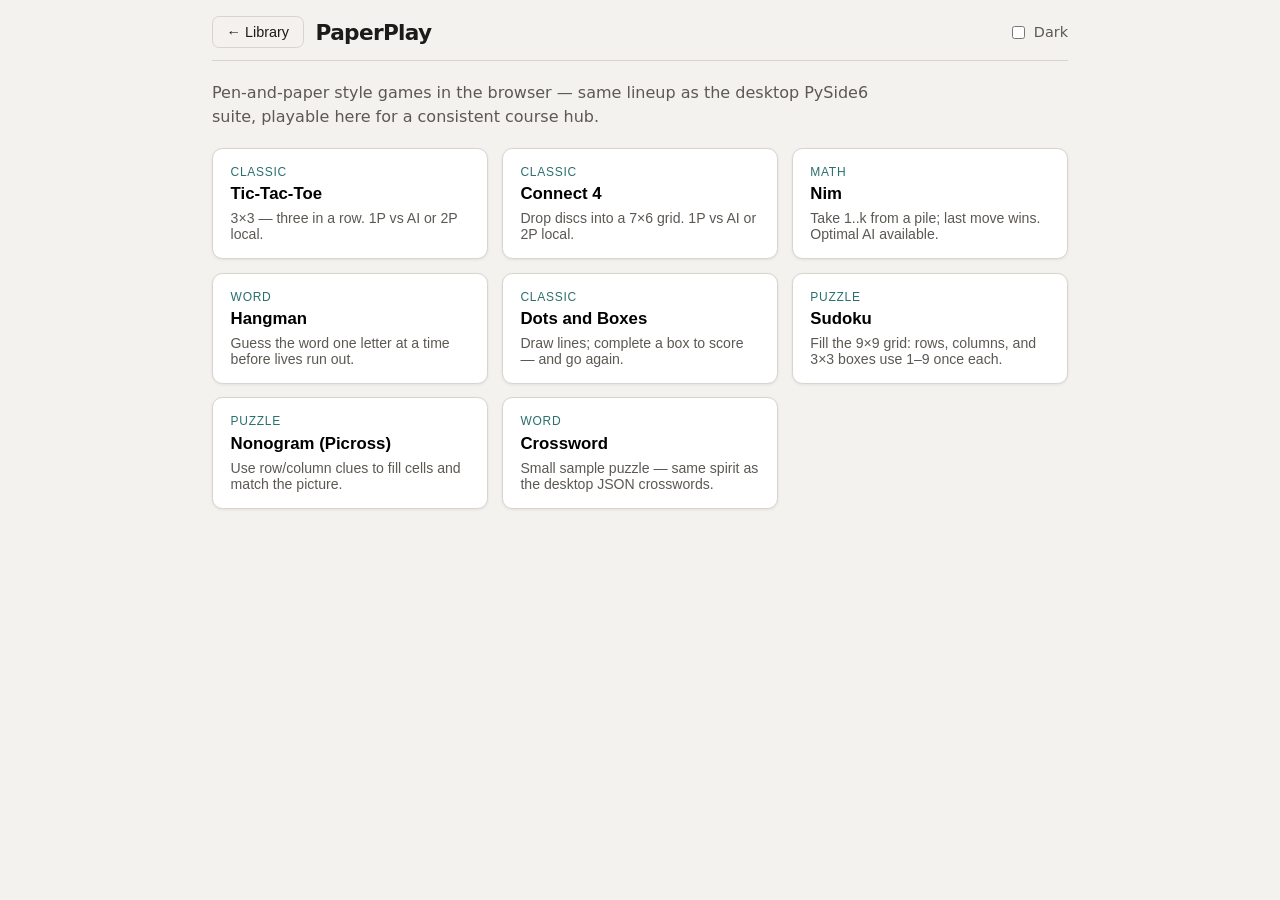
<file: paperplay_web/index.html>
<!DOCTYPE html>
<html lang="en">
  <head>
    <meta charset="UTF-8" />
    <meta name="viewport" content="width=device-width, initial-scale=1.0" />
    <title>PaperPlay — Web</title>
    <link rel="stylesheet" href="styles.css" />
  </head>
  <body>
    <div class="app">
      <header class="topbar">
        <button type="button" class="btn ghost" id="btnHome" hidden>← Library</button>
        <h1 class="brand">PaperPlay</h1>
        <label class="theme-toggle"
          ><input type="checkbox" id="themeDark" /> Dark</label
        >
      </header>

      <main id="viewMenu" class="view">
        <p class="lede">
          Pen-and-paper style games in the browser — same lineup as the desktop
          PySide6 suite, playable here for a consistent course hub.
        </p>
        <div class="game-grid" id="gameCards"></div>
      </main>

      <section id="viewGame" class="view" hidden>
        <div class="game-toolbar">
          <h2 id="gameTitle"></h2>
          <p class="game-desc" id="gameDesc"></p>
          <button type="button" class="btn" id="btnReset">Reset</button>
        </div>
        <div id="gameMount" class="game-mount"></div>
      </section>
    </div>

    <script src="app.js" defer></script>
  </body>
</html>
</file>
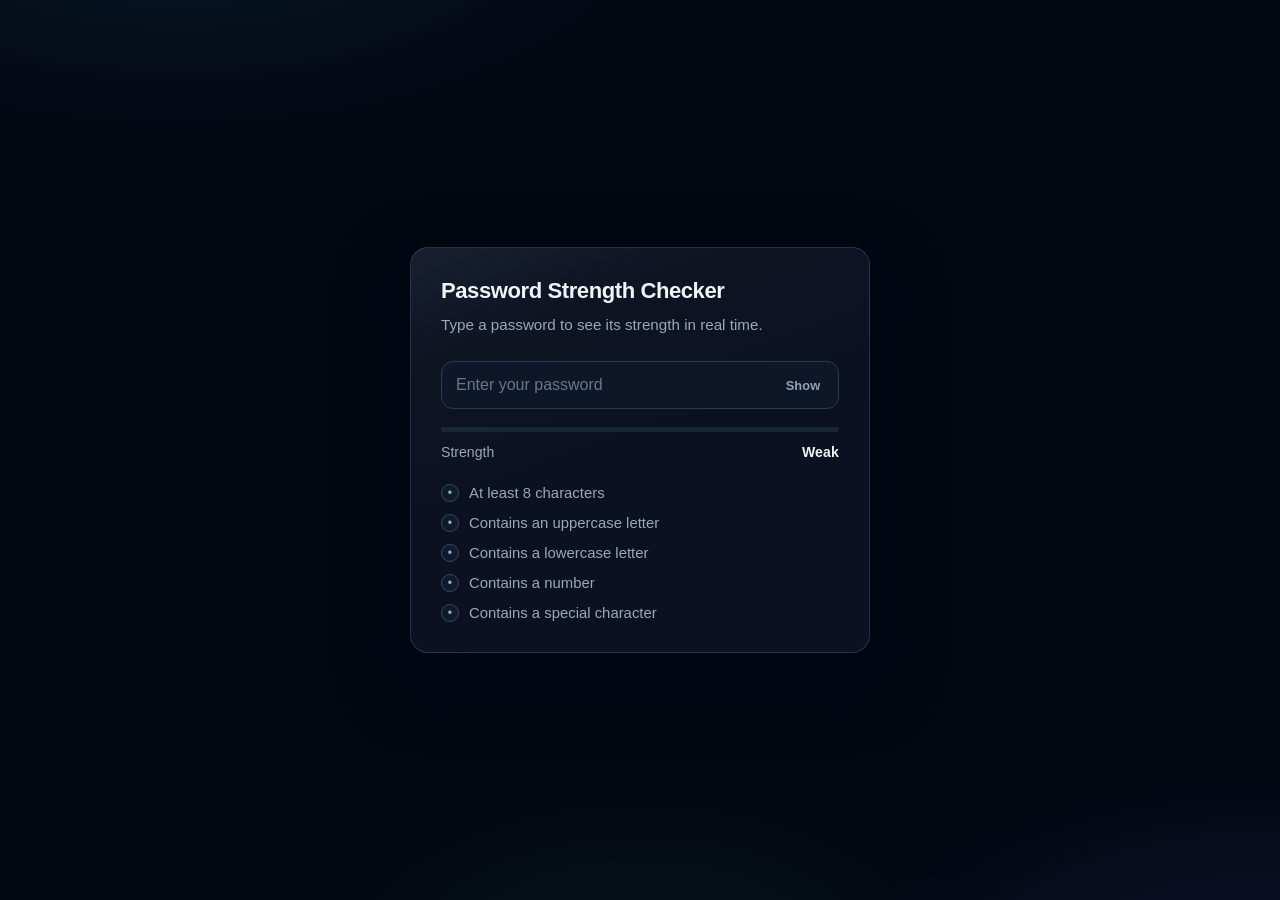
<file: password-strength-checker-master/index.html>
<!DOCTYPE html>
<html lang="en">
<head>
  <meta charset="UTF-8" />
  <meta name="viewport" content="width=device-width, initial-scale=1.0" />
  <title>Modern Password Strength Checker</title>
  <link rel="stylesheet" href="styles.css?v=4" />
</head>
<body>
  <main class="card">
    <h1>Password Strength Checker</h1>
    <p class="sub">Type a password to see its strength in real time.</p>

    <div class="field-wrap">
      <input
        id="password"
        type="password"
        autocomplete="new-password"
        placeholder="Enter your password"
        aria-label="Password input"
      />
      <button
        type="button"
        class="toggle-password"
        id="togglePassword"
        aria-label="Show password"
        aria-pressed="false"
      >
        <span class="toggle-icon" id="toggleIcon" aria-hidden="true">Show</span>
      </button>
    </div>

    <section class="meter" aria-live="polite">
      <div class="meter-track">
        <div class="meter-fill" id="meterFill"></div>
      </div>
      <div class="strength-row">
        <span class="strength-label">Strength</span>
        <span class="strength-value" id="strengthText">Weak</span>
      </div>
    </section>

    <ul class="requirements" id="requirementsList">
      <li data-rule="length">
        <span class="icon">•</span>
        <span>At least 8 characters</span>
      </li>
      <li data-rule="upper">
        <span class="icon">•</span>
        <span>Contains an uppercase letter</span>
      </li>
      <li data-rule="lower">
        <span class="icon">•</span>
        <span>Contains a lowercase letter</span>
      </li>
      <li data-rule="number">
        <span class="icon">•</span>
        <span>Contains a number</span>
      </li>
      <li data-rule="special">
        <span class="icon">•</span>
        <span>Contains a special character</span>
      </li>
    </ul>
  </main>

  <script src="script.js?v=3"></script>
</body>
</html>
</file>
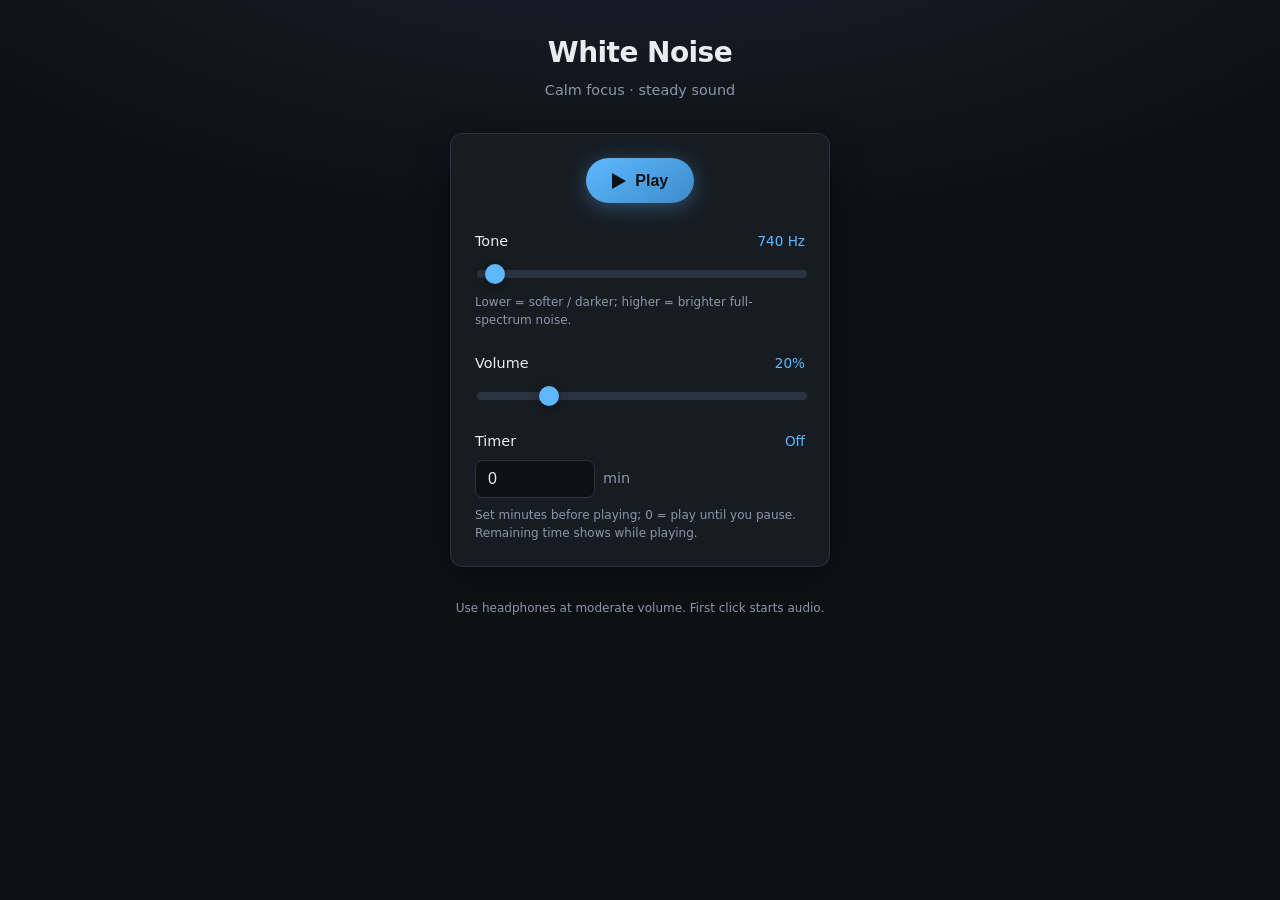
<file: white_noise/index.html>
<!DOCTYPE html>
<html lang="en">
<head>
  <meta charset="UTF-8" />
  <meta name="viewport" content="width=device-width, initial-scale=1.0" />
  <title>White Noise</title>
  <link rel="stylesheet" href="styles.css" />
</head>
<body>
  <div class="app">
    <header class="header">
      <h1>White Noise</h1>
      <p class="tagline">Calm focus · steady sound</p>
    </header>

    <main class="panel">
      <div class="transport">
        <button type="button" id="playPause" class="btn-play" aria-pressed="false" aria-label="Play">
          <span class="icon-play" aria-hidden="true"></span>
          <span class="btn-label">Play</span>
        </button>
      </div>

      <div class="control">
        <label class="control-label" for="frequency">
          <span>Tone</span>
          <span class="value" id="frequencyValue">740 Hz</span>
        </label>
        <input
          type="range"
          id="frequency"
          min="200"
          max="20000"
          step="10"
          value="740"
        />
        <p class="hint">Lower = softer / darker; higher = brighter full-spectrum noise.</p>
      </div>

      <div class="control">
        <label class="control-label" for="volume">
          <span>Volume</span>
          <span class="value" id="volumeValue">20%</span>
        </label>
        <input type="range" id="volume" min="0" max="100" value="20" />
      </div>

      <div class="control timer-block">
        <label class="control-label" for="timerMinutes">
          <span>Timer</span>
          <span class="value" id="timerDisplay">Off</span>
        </label>
        <div class="timer-row">
          <input
            type="number"
            id="timerMinutes"
            min="0"
            max="999"
            step="1"
            value="0"
            placeholder="Minutes"
          />
          <span class="timer-unit">min</span>
        </div>
        <p class="hint">Set minutes before playing; 0 = play until you pause. Remaining time shows while playing.</p>
      </div>
    </main>

    <footer class="footer">
      <p>Use headphones at moderate volume. First click starts audio.</p>
    </footer>
  </div>
  <script src="app.js"></script>
</body>
</html>
</file>
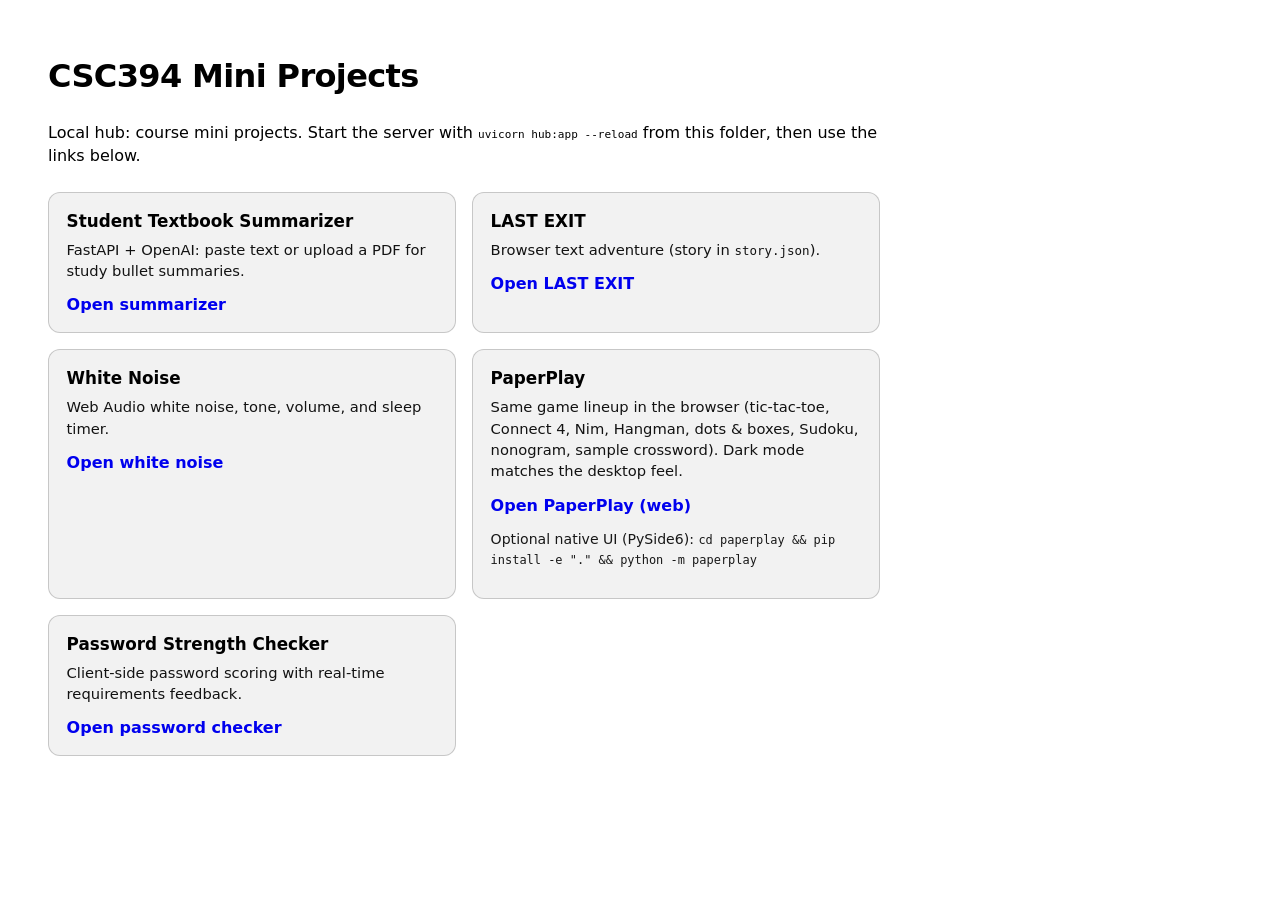
<file: hub_templates/hub.html>
<!DOCTYPE html>
<html lang="en">
  <head>
    <meta charset="UTF-8" />
    <meta name="viewport" content="width=device-width, initial-scale=1.0" />
    <title>CSC394 Mini Projects Hub</title>
    <style>
      :root {
        color-scheme: light dark;
        font-family: system-ui, -apple-system, Segoe UI, Roboto, sans-serif;
        line-height: 1.45;
      }
      body {
        margin: 0;
        padding: 2rem clamp(1rem, 4vw, 3rem);
        max-width: 52rem;
      }
      h1 {
        font-weight: 650;
        letter-spacing: -0.02em;
      }
      .grid {
        display: grid;
        gap: 1rem;
        margin-top: 1.5rem;
      }
      @media (min-width: 36rem) {
        .grid {
          grid-template-columns: repeat(2, 1fr);
        }
      }
      article {
        border: 1px solid color-mix(in oklab, CanvasText 18%, transparent);
        border-radius: 0.75rem;
        padding: 1rem 1.1rem;
        background: color-mix(in oklab, Canvas 96%, CanvasText 4%);
      }
      article h2 {
        margin: 0 0 0.35rem;
        font-size: 1.05rem;
      }
      article p {
        margin: 0 0 0.75rem;
        font-size: 0.92rem;
        opacity: 0.92;
      }
      a.cta {
        display: inline-block;
        font-weight: 600;
        text-decoration: none;
        color: LinkText;
      }
      a.cta:hover {
        text-decoration: underline;
      }
      code {
        font-size: 0.85em;
      }
      .placeholder {
        opacity: 0.85;
        font-style: italic;
      }
    </style>
  </head>
  <body>
    <header>
      <h1>CSC394 Mini Projects</h1>
      <p>
        Local hub: course mini projects. Start the server with
        <code>uvicorn hub:app --reload</code> from this folder, then use the links
        below.
      </p>
    </header>

    <section class="grid" aria-label="Projects">
      <article>
        <h2>Student Textbook Summarizer</h2>
        <p>FastAPI + OpenAI: paste text or upload a PDF for study bullet summaries.</p>
        <a class="cta" href="/summarizer/">Open summarizer</a>
      </article>

      <article>
        <h2>LAST EXIT</h2>
        <p>Browser text adventure (story in <code>story.json</code>).</p>
        <a class="cta" href="/last-exit/">Open LAST EXIT</a>
      </article>

      <article>
        <h2>White Noise</h2>
        <p>Web Audio white noise, tone, volume, and sleep timer.</p>
        <a class="cta" href="/white-noise/">Open white noise</a>
      </article>

      <article>
        <h2>PaperPlay</h2>
        <p>
          Same game lineup in the browser (tic-tac-toe, Connect 4, Nim, Hangman, dots
          &amp; boxes, Sudoku, nonogram, sample crossword). Dark mode matches the desktop
          feel.
        </p>
        <a class="cta" href="/paperplay/">Open PaperPlay (web)</a>
        <p style="margin-top: 0.75rem; font-size: 0.88rem; opacity: 0.9">
          Optional native UI (PySide6):
          <code>cd paperplay &amp;&amp; pip install -e &quot;.&quot; &amp;&amp; python -m paperplay</code>
        </p>
      </article>

      <article>
        <h2>Password Strength Checker</h2>
        <p>Client-side password scoring with real-time requirements feedback.</p>
        <a class="cta" href="/password-strength-checker/">Open password checker</a>
      </article>
    </section>
  </body>
</html>
</file>
<file: paperplay_web/styles.css>
:root {
  --bg: #f4f2ee;
  --surface: #fff;
  --text: #1c1b19;
  --muted: #5c5854;
  --accent: #2a6f6f;
  --accent2: #c45c3e;
  --border: #d8d4cd;
  --shadow: rgba(28, 27, 25, 0.08);
  font-family: system-ui, -apple-system, "Segoe UI", Roboto, sans-serif;
  line-height: 1.45;
}

body.theme-dark {
  --bg: #1a1c1e;
  --surface: #25282c;
  --text: #eceae7;
  --muted: #a8a39c;
  --accent: #5eb8b8;
  --accent2: #e8917a;
  --border: #3a3f45;
  --shadow: rgba(0, 0, 0, 0.35);
}

*,
*::before,
*::after {
  box-sizing: border-box;
}

body {
  margin: 0;
  min-height: 100vh;
  background: var(--bg);
  color: var(--text);
}

.app {
  max-width: 56rem;
  margin: 0 auto;
  padding: 1rem 1.25rem 2.5rem;
}

.topbar {
  display: flex;
  align-items: center;
  gap: 0.75rem;
  flex-wrap: wrap;
  margin-bottom: 1.25rem;
  padding-bottom: 0.75rem;
  border-bottom: 1px solid var(--border);
}

.brand {
  font-size: 1.35rem;
  font-weight: 700;
  letter-spacing: -0.03em;
  margin: 0;
  flex: 1;
}

.theme-toggle {
  display: flex;
  align-items: center;
  gap: 0.35rem;
  font-size: 0.9rem;
  color: var(--muted);
  cursor: pointer;
  user-select: none;
}

.lede {
  color: var(--muted);
  margin: 0 0 1.25rem;
  max-width: 42rem;
}

.game-grid {
  display: grid;
  gap: 0.85rem;
  grid-template-columns: repeat(auto-fill, minmax(15rem, 1fr));
}

.game-card {
  text-align: left;
  padding: 1rem 1.1rem;
  border-radius: 0.65rem;
  border: 1px solid var(--border);
  background: var(--surface);
  box-shadow: 0 1px 3px var(--shadow);
  cursor: pointer;
  transition: border-color 0.15s, transform 0.1s;
}

.game-card:hover {
  border-color: var(--accent);
  transform: translateY(-1px);
}

.game-card h3 {
  margin: 0 0 0.35rem;
  font-size: 1.05rem;
}

.game-card .cat {
  font-size: 0.75rem;
  text-transform: uppercase;
  letter-spacing: 0.06em;
  color: var(--accent);
  margin-bottom: 0.35rem;
}

.game-card p {
  margin: 0;
  font-size: 0.88rem;
  color: var(--muted);
}

.game-toolbar {
  margin-bottom: 1rem;
}

.game-toolbar h2 {
  margin: 0 0 0.25rem;
  font-size: 1.25rem;
}

.game-desc {
  margin: 0 0 0.75rem;
  color: var(--muted);
  font-size: 0.92rem;
}

.btn {
  display: inline-flex;
  align-items: center;
  justify-content: center;
  padding: 0.45rem 0.85rem;
  border-radius: 0.45rem;
  border: 1px solid var(--border);
  background: var(--surface);
  color: var(--text);
  font-size: 0.9rem;
  cursor: pointer;
}

.btn:hover {
  border-color: var(--accent);
}

.btn.ghost {
  background: transparent;
}

.btn.primary {
  background: var(--accent);
  border-color: var(--accent);
  color: #fff;
}

body.theme-dark .btn.primary {
  color: #0f1112;
}

.game-mount {
  padding: 0.5rem 0;
}

.row {
  display: flex;
  flex-wrap: wrap;
  gap: 0.5rem 1rem;
  align-items: center;
  margin-bottom: 0.75rem;
}

label.inline {
  font-size: 0.88rem;
  color: var(--muted);
}

.status {
  font-weight: 600;
  min-height: 1.5rem;
}

/* Tic-tac-toe & Connect4 */
.grid-ttt {
  display: grid;
  grid-template-columns: repeat(3, 3.2rem);
  gap: 4px;
}

.grid-ttt button {
  width: 3.2rem;
  height: 3.2rem;
  font-size: 1.35rem;
  font-weight: 700;
  cursor: pointer;
  border-radius: 0.35rem;
  border: 1px solid var(--border);
  background: var(--surface);
  color: var(--text);
}

.grid-c4 {
  display: flex;
  flex-direction: column;
  gap: 6px;
  background: var(--accent);
  padding: 8px;
  border-radius: 0.4rem;
  width: max-content;
}

.grid-c4 .drop-row {
  display: flex;
  gap: 3px;
  justify-content: flex-start;
}

.grid-c4 .col-btn {
  width: 2.35rem;
  height: 1.65rem;
  cursor: pointer;
  border: none;
  border-radius: 0.25rem;
  background: color-mix(in oklab, var(--surface) 85%, transparent);
  font-size: 0.65rem;
}

.grid-c4 .cells {
  display: grid;
  grid-template-columns: repeat(7, 2.35rem);
  grid-template-rows: repeat(6, 2.35rem);
  gap: 3px;
}

.grid-c4 .cell {
  border-radius: 50%;
  background: var(--bg);
  border: 1px solid var(--border);
}

.grid-c4 .cell.p1 {
  background: #e8d44a;
  border-color: #c4a800;
}

.grid-c4 .cell.p2 {
  background: #d94a4a;
  border-color: #a82828;
}

body.theme-dark .grid-c4 .cell.p1 {
  background: #d4c030;
}

body.theme-dark .grid-c4 .cell.p2 {
  background: #e05555;
}

/* Nim */
.nim-pile {
  font-size: 2rem;
  letter-spacing: 0.15em;
  user-select: none;
}

.nim-btns button {
  margin-right: 0.35rem;
  margin-bottom: 0.35rem;
}

/* Hangman */
.hang-visual {
  font-family: ui-monospace, monospace;
  font-size: 1.1rem;
  line-height: 1.4;
  white-space: pre;
  color: var(--muted);
}

.word-mask {
  font-size: 1.5rem;
  letter-spacing: 0.35em;
  font-family: ui-monospace, monospace;
}

.keygrid {
  display: flex;
  flex-wrap: wrap;
  gap: 0.35rem;
  max-width: 22rem;
}

.keygrid button {
  width: 2rem;
  height: 2rem;
  font-size: 0.85rem;
  cursor: pointer;
  border-radius: 0.25rem;
  border: 1px solid var(--border);
  background: var(--surface);
}

.keygrid button:disabled {
  opacity: 0.35;
  cursor: default;
}

/* Dots and boxes */
.dab-wrap {
  display: inline-block;
  user-select: none;
}

.dab-row {
  display: flex;
  align-items: center;
}

.dab-dot {
  width: 10px;
  height: 10px;
  border-radius: 50%;
  background: var(--text);
  flex-shrink: 0;
}

.dab-h {
  width: 28px;
  height: 10px;
  cursor: pointer;
  position: relative;
}

.dab-h::after {
  content: "";
  position: absolute;
  left: 2px;
  right: 2px;
  top: 50%;
  height: 3px;
  transform: translateY(-50%);
  background: transparent;
  border-radius: 2px;
}

.dab-h.p1::after {
  background: var(--accent);
}

.dab-h.p2::after {
  background: var(--accent2);
}

.dab-gap {
  width: 28px;
  height: 28px;
  display: flex;
  align-items: center;
  justify-content: center;
  font-size: 0.7rem;
  font-weight: 700;
  color: var(--muted);
}

.dab-vslot {
  width: 10px;
  display: flex;
  flex-direction: column;
  align-items: center;
}

.dab-v {
  width: 10px;
  height: 28px;
  cursor: pointer;
  position: relative;
}

.dab-v::after {
  content: "";
  position: absolute;
  left: 50%;
  top: 2px;
  bottom: 2px;
  width: 3px;
  transform: translateX(-50%);
  background: transparent;
  border-radius: 2px;
}

.dab-v.p1::after {
  background: var(--accent);
}

.dab-v.p2::after {
  background: var(--accent2);
}

/* Sudoku */
.sudoku-grid {
  display: grid;
  grid-template-columns: repeat(9, 2rem);
  gap: 0;
  border: 2px solid var(--text);
  width: max-content;
}

.sudoku-grid input {
  width: 2rem;
  height: 2rem;
  text-align: center;
  border: 1px solid var(--border);
  font-size: 0.95rem;
  padding: 0;
  background: var(--surface);
  color: var(--text);
}

.sudoku-grid input.given {
  font-weight: 700;
  background: color-mix(in oklab, var(--accent) 12%, var(--surface));
}

.sudoku-grid .thick-r {
  border-right-width: 2px;
}

.sudoku-grid .thick-b {
  border-bottom-width: 2px;
}

/* Nonogram */
.nonogram-wrap {
  display: inline-block;
  overflow: auto;
  max-width: 100%;
}

.nono-table {
  border-collapse: collapse;
  font-size: 0.65rem;
}

.nono-table td,
.nono-table th {
  border: 1px solid var(--border);
  text-align: center;
  vertical-align: middle;
  padding: 2px 4px;
}

.nono-table .corner {
  background: transparent;
  border: none;
}

.nono-table .colclue {
  font-size: 0.6rem;
  line-height: 1.15;
  min-width: 1.5rem;
  color: var(--muted);
}

.nono-table .rowclue {
  font-size: 0.65rem;
  line-height: 1.15;
  text-align: right;
  color: var(--muted);
  white-space: nowrap;
}

.nono-table td.play {
  width: 22px;
  height: 22px;
  padding: 0;
}

.nono-table .clue {
  background: color-mix(in oklab, var(--muted) 15%, var(--surface));
  color: var(--muted);
  font-weight: 600;
}

.nono-table .cell {
  cursor: pointer;
  background: var(--surface);
}

.nono-table .cell.filled {
  background: var(--text);
}

.nono-table .cell.mark-x {
  background: repeating-linear-gradient(
    45deg,
    transparent,
    transparent 3px,
    var(--border) 3px,
    var(--border) 4px
  );
}

/* Crossword */
.xword-table input {
  width: 1.75rem;
  height: 1.75rem;
  text-align: center;
  text-transform: uppercase;
  font-size: 0.95rem;
  border: 1px solid var(--border);
  padding: 0;
  background: var(--surface);
  color: var(--text);
}

.xword-table .block {
  background: var(--text);
  border-color: var(--text);
}

.xword-table td {
  position: relative;
  padding: 0;
}

.xword-table .num {
  position: absolute;
  top: 1px;
  left: 2px;
  font-size: 0.55rem;
  color: var(--muted);
  pointer-events: none;
}

.clue-list {
  columns: 2;
  gap: 1.5rem;
  font-size: 0.88rem;
}

.clue-list h4 {
  margin: 0.5rem 0 0.25rem;
  font-size: 0.8rem;
  text-transform: uppercase;
  color: var(--muted);
}

.clue-list p {
  margin: 0.15rem 0;
}

select.select {
  padding: 0.35rem 0.5rem;
  border-radius: 0.35rem;
  border: 1px solid var(--border);
  background: var(--surface);
  color: var(--text);
}
</file>
<file: password-strength-checker-master/styles.css>
:root {
  --bg-1: #030712;
  --bg-2: #0b1222;
  --bg-3: #101a2e;
  --card-bg: #0b1120;
  --text-main: #f1f5f9;
  --text-muted: #9aa8bc;
  --border: #2a3a51;
  --track: #1a2537;
  --weak: #ef4444;
  --medium: #f59e0b;
  --strong: #22c55e;
  --shadow: 0 26px 65px rgba(2, 6, 23, 0.62);
  --radius: 18px;
}

* {
  box-sizing: border-box;
}

body {
  margin: 0;
  min-height: 100vh;
  display: grid;
  place-items: center;
  padding: 32px 18px;
  font-family: "Inter", "Segoe UI", Roboto, Arial, sans-serif;
  color: var(--text-main);
  background:
    radial-gradient(860px 420px at 14% -12%, rgba(56, 189, 248, 0.1), transparent 60%),
    radial-gradient(740px 380px at 100% 112%, rgba(99, 102, 241, 0.14), transparent 62%),
    radial-gradient(500px 280px at 50% 108%, rgba(34, 197, 94, 0.08), transparent 70%),
    var(--bg-1);
}

.card {
  width: min(100%, 460px);
  background:
    linear-gradient(160deg, rgba(148, 163, 184, 0.1), rgba(148, 163, 184, 0.02) 20%, rgba(148, 163, 184, 0) 50%),
    var(--card-bg);
  border-radius: var(--radius);
  box-shadow: var(--shadow);
  padding: 30px;
  border: 1px solid rgba(71, 85, 105, 0.5);
  backdrop-filter: blur(6px);
}

h1 {
  margin: 0 0 9px;
  font-size: 1.38rem;
  font-weight: 650;
  letter-spacing: -0.02em;
  line-height: 1.2;
}

.sub {
  margin: 0 0 24px;
  color: var(--text-muted);
  font-size: 0.95rem;
  line-height: 1.55;
}

.field-wrap {
  position: relative;
}

#password {
  width: 100%;
  border: 1px solid var(--border);
  border-radius: 12px;
  padding: 14px 58px 14px 14px;
  font-size: 1rem;
  font-weight: 500;
  outline: none;
  transition: border-color 260ms cubic-bezier(0.22, 1, 0.36, 1), box-shadow 260ms cubic-bezier(0.22, 1, 0.36, 1), transform 160ms cubic-bezier(0.22, 1, 0.36, 1);
  background: #0e1728;
  color: var(--text-main);
}

#password::placeholder {
  color: #66788f;
}

#password:focus {
  border-color: #8aa2ff;
  box-shadow: 0 0 0 4px rgba(138, 162, 255, 0.2), 0 8px 24px rgba(58, 91, 204, 0.22);
  transform: translateY(-1px);
}

.toggle-password {
  position: absolute;
  top: 50%;
  right: 8px;
  transform: translateY(-50%);
  border: 0;
  background: transparent;
  color: #94a3b8;
  font-size: 0.8rem;
  font-weight: 600;
  letter-spacing: 0.01em;
  padding: 8px 10px;
  border-radius: 8px;
  cursor: pointer;
  transition: color 180ms ease, background-color 220ms ease, transform 180ms ease;
}

.toggle-password:hover {
  color: #dbe7f5;
  background: #172238;
}

.toggle-password:focus-visible {
  outline: 2px solid #7c93ff;
  outline-offset: 1px;
}

.toggle-password:active {
  transform: translateY(-50%) scale(0.97);
}

.toggle-icon {
  display: inline-block;
  min-width: 36px;
  text-align: center;
}

.meter {
  margin-top: 18px;
}

.meter-track {
  width: 100%;
  height: 5px;
  background: var(--track);
  border-radius: 999px;
  overflow: hidden;
  position: relative;
}

.meter-fill {
  width: 0%;
  height: 100%;
  border-radius: inherit;
  background: var(--weak);
  box-shadow: 0 0 0 1px rgba(255, 255, 255, 0.09) inset, 0 0 18px rgba(239, 68, 68, 0.33);
  transition: width 520ms cubic-bezier(0.16, 1, 0.3, 1), background-color 320ms ease, box-shadow 320ms ease;
  transform-origin: left center;
  will-change: width, box-shadow, background-color;
}

.meter-fill.animate {
  animation: slidePulse 420ms cubic-bezier(0.22, 1, 0.36, 1);
}

@keyframes slidePulse {
  0% {
    filter: brightness(1.08);
    opacity: 0.94;
  }
  100% {
    filter: brightness(1);
    opacity: 1;
  }
}

.strength-row {
  margin-top: 12px;
  display: flex;
  justify-content: space-between;
  align-items: center;
  gap: 12px;
  font-size: 0.88rem;
}

.strength-label {
  color: var(--text-muted);
}

.strength-value {
  font-weight: 700;
  letter-spacing: 0.01em;
  min-width: 62px;
  text-align: right;
  transition: color 260ms ease;
}

.requirements {
  margin: 24px 0 0;
  padding: 0;
  list-style: none;
  display: grid;
  gap: 12px;
}

.requirements li {
  display: flex;
  align-items: center;
  gap: 10px;
  color: var(--text-muted);
  font-size: 0.93rem;
  transition: color 260ms ease, transform 320ms cubic-bezier(0.22, 1, 0.36, 1), opacity 220ms ease;
}

.icon {
  width: 18px;
  height: 18px;
  border-radius: 50%;
  display: inline-grid;
  place-items: center;
  font-size: 0.76rem;
  flex-shrink: 0;
  border: 1px solid #334863;
  color: #9eb0c7;
  background: #0f1a2d;
  transition: border-color 260ms ease, background-color 260ms ease, color 260ms ease, transform 260ms cubic-bezier(0.22, 1, 0.36, 1);
}

.requirements li.valid {
  color: #a7f3b8;
  transform: translateX(2px);
}

.requirements li.valid .icon {
  border-color: #34d399;
  background: rgba(16, 185, 129, 0.18);
  color: #6ee7b7;
  transform: scale(1.05);
}

@media (max-width: 480px) {
  body {
    padding: 18px 14px;
  }

  .card {
    padding: 22px 18px;
    border-radius: 14px;
  }

  h1 {
    font-size: 1.2rem;
  }
}
</file>
<file: white_noise/styles.css>
*,
*::before,
*::after {
  box-sizing: border-box;
}

:root {
  --bg: #0e1114;
  --surface: #171c22;
  --border: #2a3340;
  --text: #e8edf2;
  --muted: #8b97a8;
  --accent: #5eb8ff;
  --accent-dim: #3d8cc9;
  --radius: 12px;
  font-family: "Segoe UI", system-ui, -apple-system, sans-serif;
}

body {
  margin: 0;
  min-height: 100vh;
  background: radial-gradient(ellipse 120% 80% at 50% -20%, #1a2332 0%, var(--bg) 55%);
  color: var(--text);
  line-height: 1.5;
}

.app {
  max-width: 420px;
  margin: 0 auto;
  padding: 2rem 1.25rem 3rem;
}

.header {
  text-align: center;
  margin-bottom: 2rem;
}

.header h1 {
  margin: 0 0 0.35rem;
  font-weight: 600;
  font-size: 1.75rem;
  letter-spacing: -0.02em;
}

.tagline {
  margin: 0;
  font-size: 0.9rem;
  color: var(--muted);
}

.panel {
  background: var(--surface);
  border: 1px solid var(--border);
  border-radius: var(--radius);
  padding: 1.5rem;
  box-shadow: 0 8px 32px rgba(0, 0, 0, 0.35);
}

.transport {
  display: flex;
  justify-content: center;
  margin-bottom: 1.75rem;
}

.btn-play {
  display: inline-flex;
  align-items: center;
  gap: 0.6rem;
  padding: 0.85rem 1.6rem;
  font-size: 1rem;
  font-weight: 600;
  color: var(--bg);
  background: linear-gradient(145deg, var(--accent), var(--accent-dim));
  border: none;
  border-radius: 999px;
  cursor: pointer;
  transition: transform 0.15s ease, box-shadow 0.15s ease;
  box-shadow: 0 4px 20px rgba(94, 184, 255, 0.35);
}

.btn-play:hover {
  transform: translateY(-1px);
  box-shadow: 0 6px 24px rgba(94, 184, 255, 0.45);
}

.btn-play:active {
  transform: translateY(0);
}

.btn-play[aria-pressed="true"] {
  background: linear-gradient(145deg, #7ac8ff, var(--accent));
}

.icon-play {
  width: 0;
  height: 0;
  border-style: solid;
  border-width: 8px 0 8px 14px;
  border-color: transparent transparent transparent var(--bg);
}

.btn-play[aria-pressed="true"] .icon-play {
  width: 14px;
  height: 16px;
  border: none;
  background: var(--bg);
  border-radius: 2px;
}

.control {
  margin-bottom: 1.5rem;
}

.control:last-child {
  margin-bottom: 0;
}

.control-label {
  display: flex;
  justify-content: space-between;
  align-items: baseline;
  margin-bottom: 0.5rem;
  font-size: 0.9rem;
  font-weight: 500;
}

.value {
  font-variant-numeric: tabular-nums;
  color: var(--accent);
  font-size: 0.85rem;
}

input[type="range"] {
  width: 100%;
  height: 8px;
  -webkit-appearance: none;
  appearance: none;
  background: var(--border);
  border-radius: 4px;
  outline: none;
}

input[type="range"]::-webkit-slider-thumb {
  -webkit-appearance: none;
  width: 20px;
  height: 20px;
  border-radius: 50%;
  background: var(--accent);
  cursor: pointer;
  box-shadow: 0 2px 8px rgba(0, 0, 0, 0.4);
}

input[type="range"]::-moz-range-thumb {
  width: 20px;
  height: 20px;
  border-radius: 50%;
  background: var(--accent);
  cursor: pointer;
  border: none;
}

.hint {
  margin: 0.5rem 0 0;
  font-size: 0.75rem;
  color: var(--muted);
}

.timer-row {
  display: flex;
  align-items: center;
  gap: 0.5rem;
}

#timerMinutes {
  flex: 1;
  max-width: 120px;
  padding: 0.55rem 0.75rem;
  font-size: 1rem;
  color: var(--text);
  background: var(--bg);
  border: 1px solid var(--border);
  border-radius: 8px;
}

#timerMinutes:focus {
  outline: 2px solid var(--accent);
  outline-offset: 2px;
}

.timer-unit {
  font-size: 0.9rem;
  color: var(--muted);
}

.footer {
  margin-top: 2rem;
  text-align: center;
}

.footer p {
  margin: 0;
  font-size: 0.75rem;
  color: var(--muted);
}
</file>
